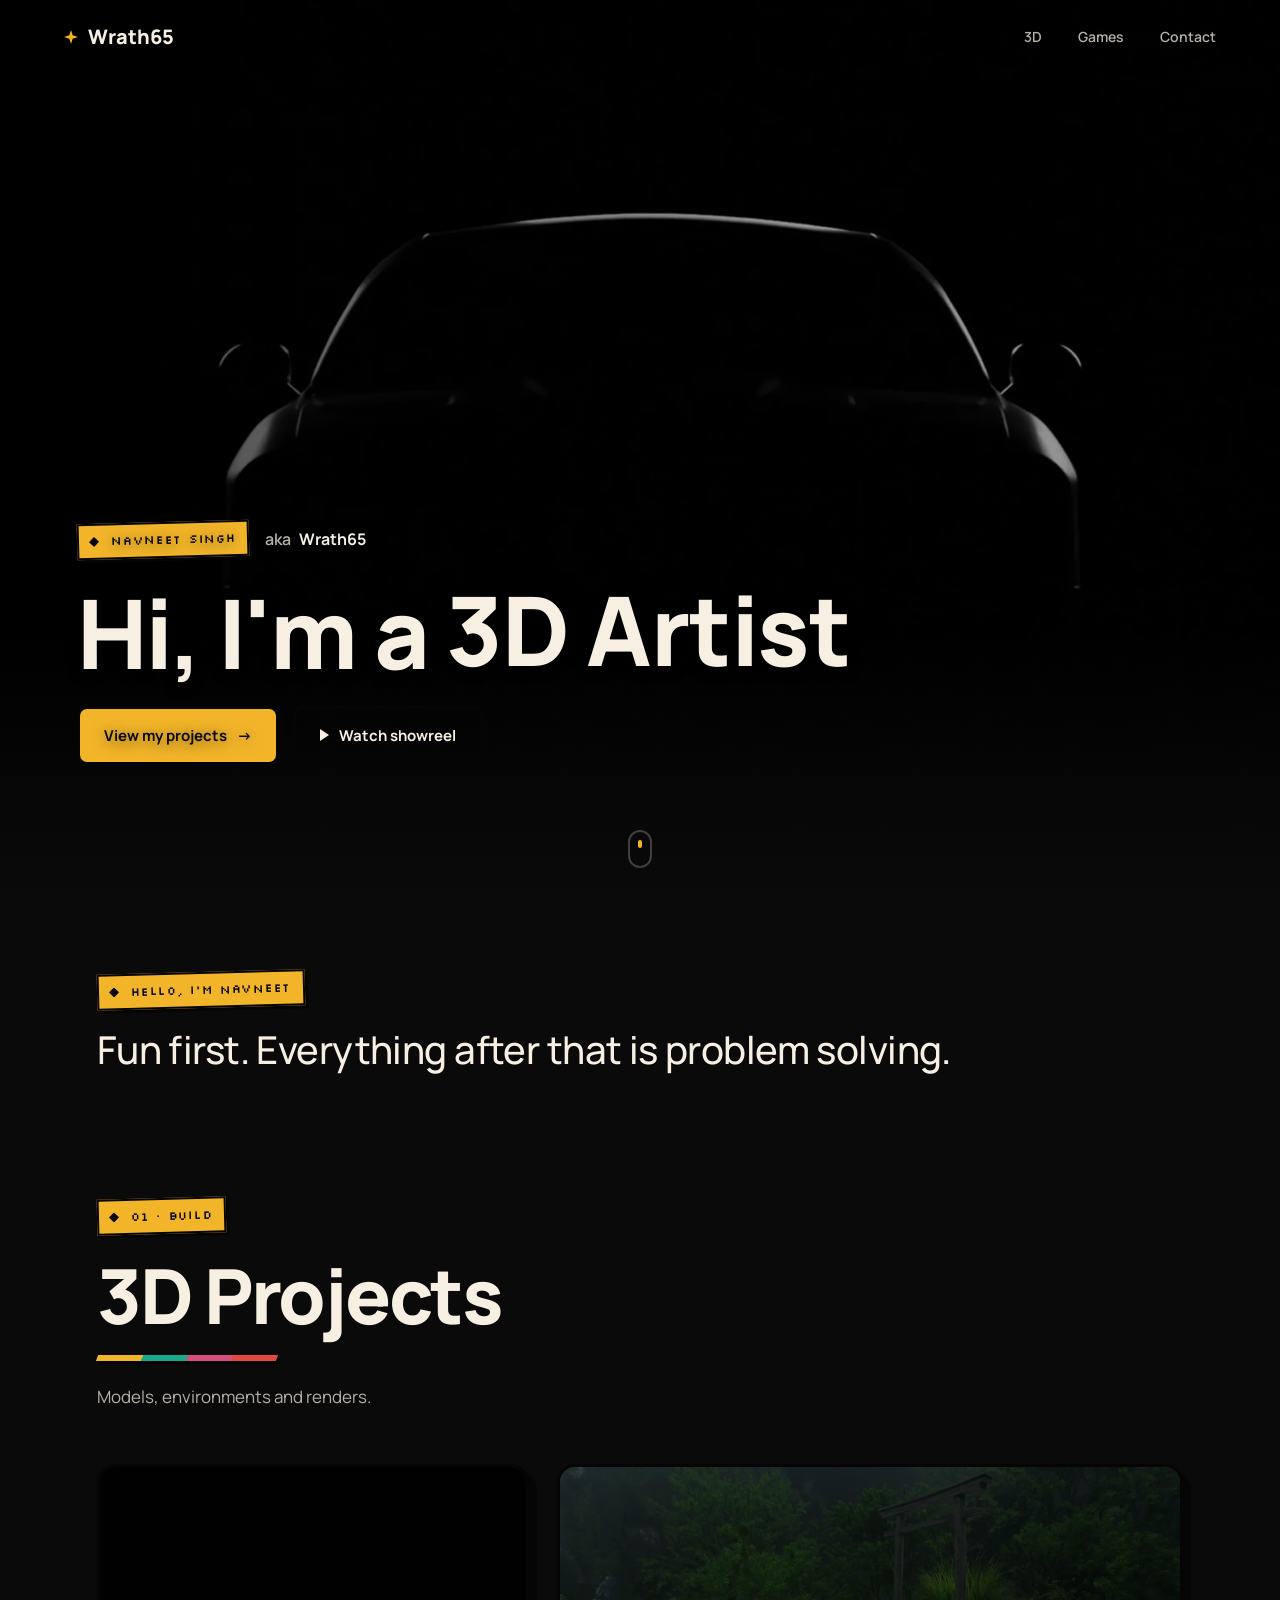
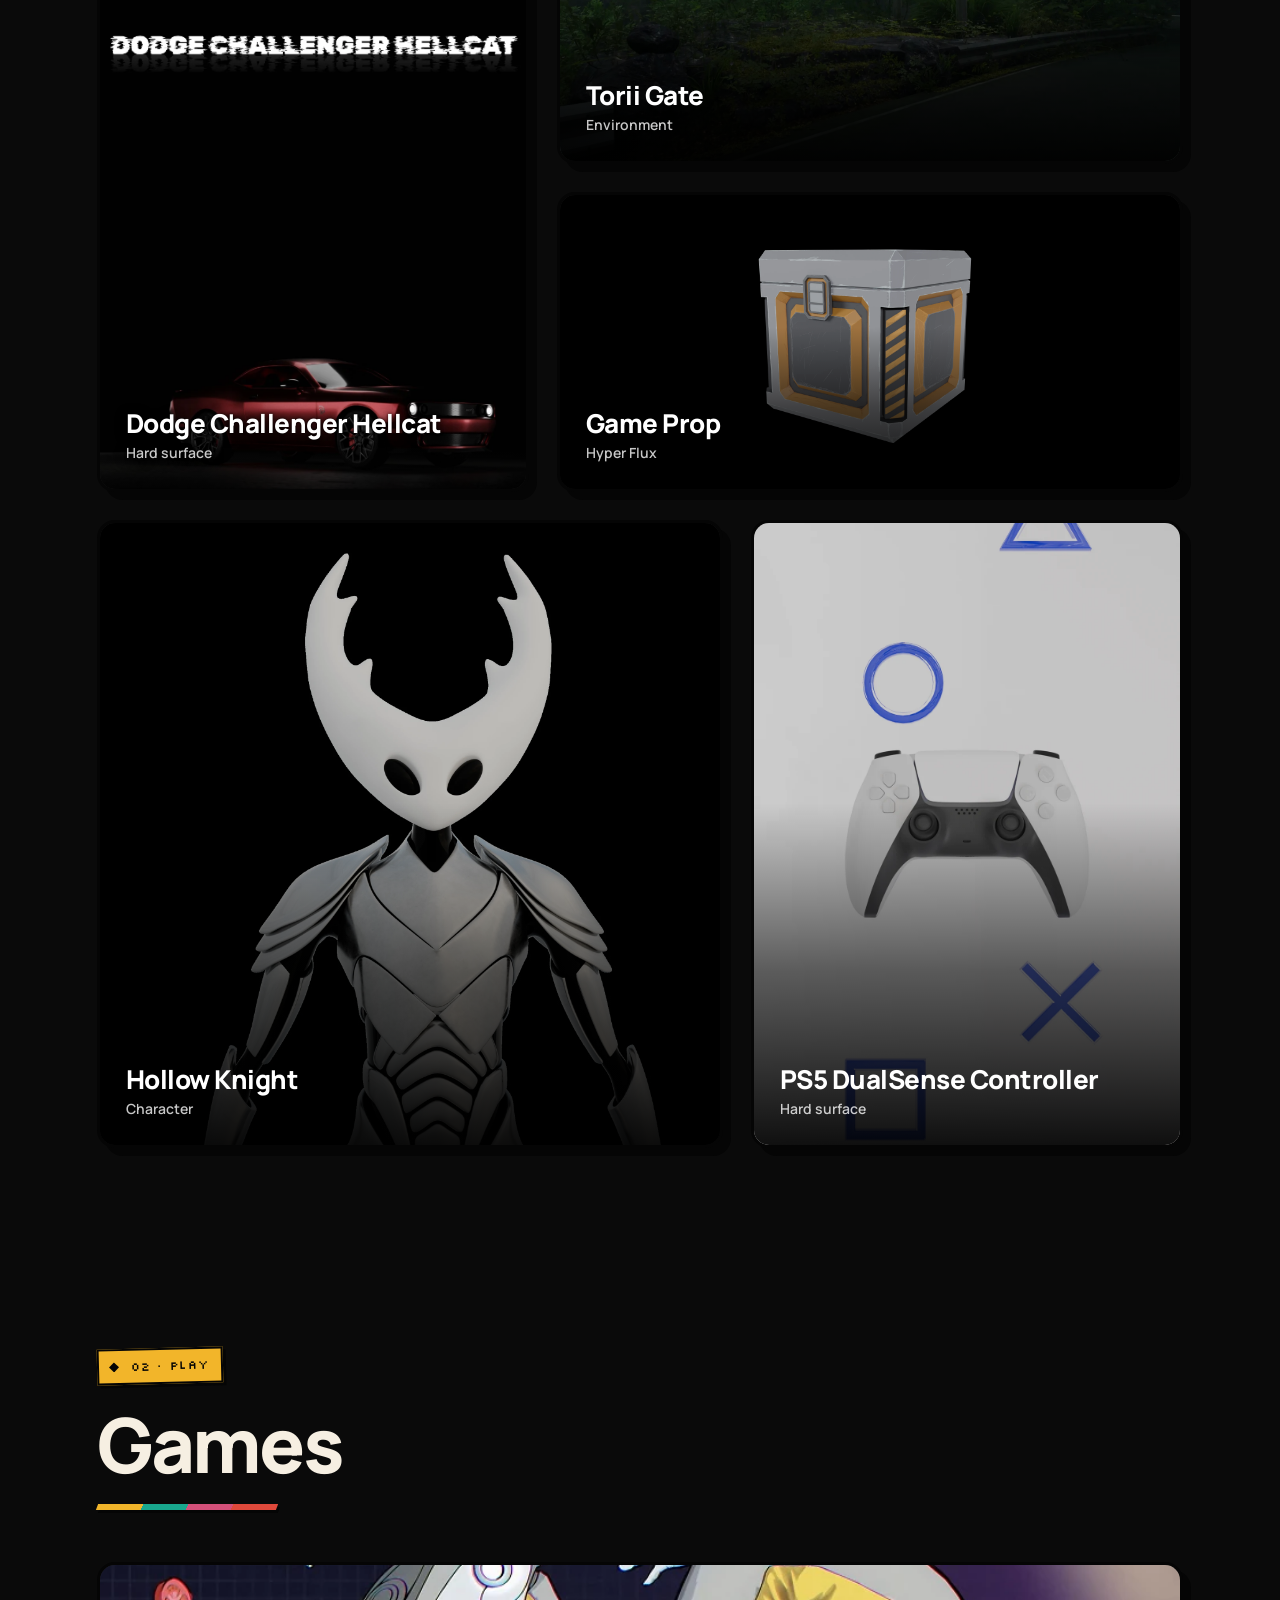
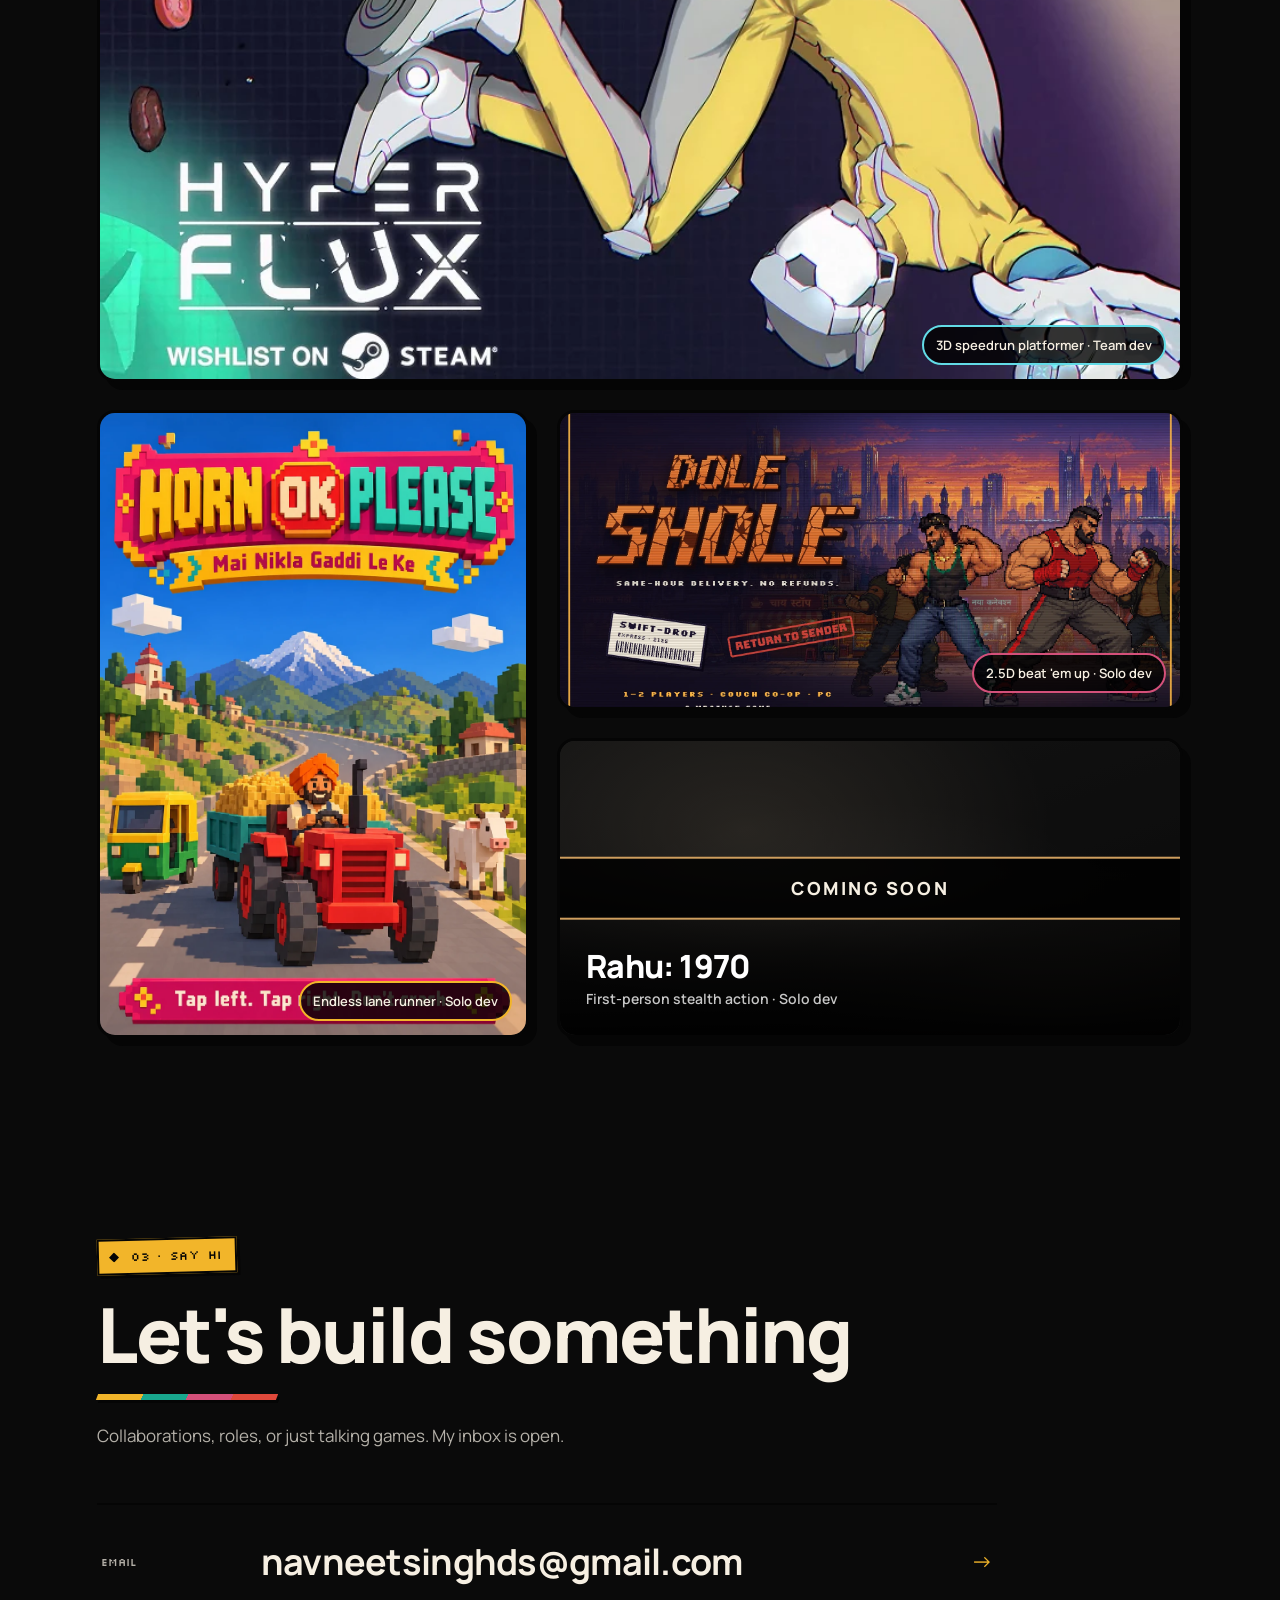
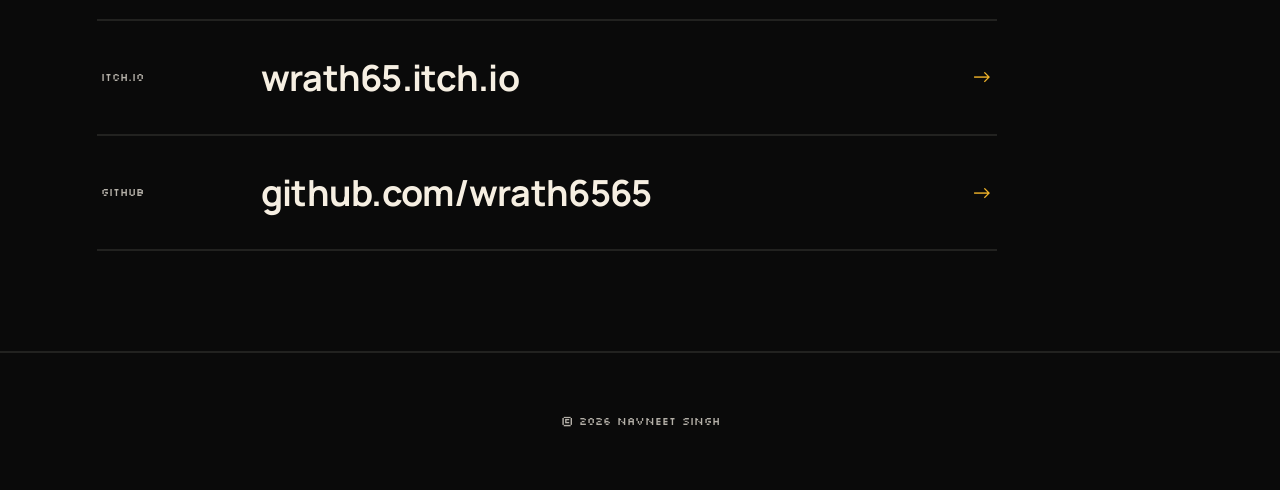
<file: index.html>
<!doctype html>
<html lang="en">
<head>
  <meta charset="utf-8">
  <meta name="viewport" content="width=device-width, initial-scale=1">
  <title>Navneet Singh · Game Designer &amp; 3D Artist</title>
  <link rel="icon" href="assets/favicon.svg" type="image/svg+xml">
  <link rel="icon" href="assets/favicon-32.png" sizes="32x32" type="image/png">
  <link rel="apple-touch-icon" href="assets/apple-touch-icon.png">
  <meta name="description" content="Games and design work by Navneet Singh (Wrath65), game designer and 3D artist.">
  <link rel="preconnect" href="https://fonts.googleapis.com">
  <link rel="preconnect" href="https://fonts.gstatic.com" crossorigin>
  <link href="https://fonts.googleapis.com/css2?family=Manrope:wght@400;500;600;700;800&family=Silkscreen&display=swap" rel="stylesheet">
  <link rel="stylesheet" href="css/style.css?v=20261110-0903">
  <link rel="stylesheet" href="css/spiderverse.css?v=20261110-0903">
</head>
<body>
  <div class="grain" aria-hidden="true"></div>

  <header class="nav">
    <a class="nav-logo" href="#top"><span class="sigil" aria-hidden="true"></span> <span data-site="handle">Wrath65</span></a>
    <nav>
      <a href="#projects">3D</a>
      <a href="#games">Games</a>
      <!-- <a href="#explore">Exploration</a> -->
      <a href="#contact">Contact</a>
    </nav>
  </header>

  <main id="top">
    <section class="hero">
      <div class="hero-media" id="hero-media">
      </div>
      <div class="hero-shade" aria-hidden="true"></div>
      <p class="hero-caption" id="hero-caption" aria-live="polite"></p>

      <div class="hero-content">
        <div class="hero-id reveal">
          <p class="eyebrow" data-site="name">Navneet Singh</p>
          <p class="aka">aka <b data-site="handle">Wrath65</b></p>
        </div>
        <h1 class="hero-name" id="hero-name"><span class="hi">Hi, I'm a</span> <span class="cube-wrap"><span class="cube" id="role-cube"></span></span></h1>
        <div class="hero-actions reveal">
          <a class="btn btn-primary" href="#projects">View my projects <span class="arrow">→</span></a>
          <button class="btn btn-ghost" id="reel-btn" type="button"><span class="play" aria-hidden="true"></span> Watch showreel</button>
        </div>
      </div>

      <a class="scroll-cue" href="#about" aria-label="Scroll down"><span></span></a>
    </section>

    <section id="about" class="section about">
      <div class="about-grid">
        <div class="reveal">
          <p class="eyebrow">Hello, I'm Navneet</p>
          <p class="about-intro" data-site="intro"></p>
        </div>
      </div>
    </section>

    <section id="projects" class="section">
      <header class="section-head reveal">
        <p class="eyebrow">01 · Build</p>
        <h2 class="section-title">3D Projects</h2>
        <span class="rule" aria-hidden="true"></span>
        <p class="section-sub">Models, environments and renders.</p>
      </header>
      <div class="projects-grid" id="projects-grid"></div>
    </section>

    <section id="games" class="section">
      <header class="section-head reveal">
        <p class="eyebrow">02 · Play</p>
        <h2 class="section-title">Games</h2>
        <span class="rule" aria-hidden="true"></span>
      </header>
      <div class="games-grid" id="games-grid"></div>
    </section>

    <section id="explore" class="section" hidden>
      <header class="section-head reveal">
        <p class="eyebrow">03 · Explore</p>
        <h2 class="section-title">Exploration</h2>
        <span class="rule" aria-hidden="true"></span>
        <p class="section-sub">Design pitches, experiments and art.</p>
      </header>
      <div class="explore-grid" id="explore-grid"></div>
    </section>

    <section id="contact" class="section contact">
      <header class="section-head reveal">
        <p class="eyebrow">03 · Say hi</p>
        <h2 class="section-title">Let's build something</h2>
        <span class="rule" aria-hidden="true"></span>
        <p class="section-sub">Collaborations, roles, or just talking games. My inbox is open.</p>
      </header>
      <div class="contact-links" id="contact-links"></div>
    </section>
  </main>

  <footer class="footer">
    <p>© <span id="year"></span> <span data-site="name"></span></p>
  </footer>

  <div class="modal" id="reel-modal" hidden>
    <button class="modal-close" id="reel-close" type="button" aria-label="Close">×</button>
    <div class="modal-body" id="reel-body"></div>
  </div>

  <script src="js/content.js?v=20261110-0903"></script>
  <script src="js/main.js?v=20261110-0903"></script>
</body>
</html>
</file>
<file: css/style.css>
/* ===== Theme: Indian night streets, truck-art colour, cinematic pacing ===== */
:root {
  --bg: #0a0a0a;
  --bg-2: #131313;
  --panel: #1b1b1b;
  --line: rgba(246, 239, 226, .1);
  --line-strong: rgba(246, 239, 226, .24);
  --text: #f6efe2;
  --muted: #b4b0a8;
  --marigold: #f2b52a;
  --teal: #19a88e;
  --rose: #d4507a;
  --chili: #e0493b;
  --cyan: #62dbe6;
  --brass: #cf9f5f;
  --accent: var(--marigold);
  --display: "Manrope", system-ui, sans-serif;
  --pixel: "Silkscreen", monospace;
  --body: "Manrope", system-ui, sans-serif;
  --ease: cubic-bezier(.2, .7, .2, 1);
  --bounce: cubic-bezier(.34, 1.56, .64, 1);
}

* { box-sizing: border-box; }
[hidden] { display: none !important; }
html { scroll-behavior: smooth; }
body {
  margin: 0;
  background: var(--bg);
  color: var(--text);
  font-family: var(--body);
  font-size: 16px;
  line-height: 1.7;
  overflow-x: hidden;
}
a { color: inherit; }
img, video { display: block; width: 100%; height: 100%; object-fit: cover; }
::selection { background: var(--marigold); color: var(--bg); }

.accent-marigold { --accent: var(--marigold); }
.accent-rose { --accent: var(--rose); }
.accent-teal { --accent: var(--teal); }
.accent-brass { --accent: var(--brass); }
.accent-cyan { --accent: var(--cyan); }

/* Film grain */
.grain {
  pointer-events: none; position: fixed; inset: -50%; z-index: 90; opacity: .045;
  background-image: url("data:image/svg+xml;utf8,<svg xmlns='http://www.w3.org/2000/svg' width='160' height='160'><filter id='n'><feTurbulence type='fractalNoise' baseFrequency='.9' numOctaves='3' stitchTiles='stitch'/></filter><rect width='100%' height='100%' filter='url(%23n)'/></svg>");
  animation: grain 1.2s steps(6) infinite;
}
@keyframes grain {
  0% { transform: translate(0, 0); } 33% { transform: translate(-3%, 2%); }
  66% { transform: translate(2%, -3%); } 100% { transform: translate(0, 0); }
}

/* ===== Nav ===== */
.nav {
  position: fixed; top: 0; left: 0; right: 0; z-index: 50;
  display: flex; justify-content: space-between; align-items: center; gap: 16px;
  padding: 20px clamp(16px, 5vw, 64px);
  transition: background .4s var(--ease), padding .4s var(--ease), border-color .4s;
  border-bottom: 1px solid transparent;
}
.nav.scrolled { background: rgba(10, 10, 10, .85); backdrop-filter: blur(12px); padding-top: 12px; padding-bottom: 12px; border-color: var(--line); }
.nav-logo { display: inline-flex; align-items: center; gap: 10px; font-family: var(--display); font-weight: 800; font-size: 20px; text-decoration: none; color: var(--text); }
.sigil {
  width: 14px; height: 14px; background: var(--marigold); display: inline-block;
  clip-path: polygon(50% 0, 62% 38%, 100% 50%, 62% 62%, 50% 100%, 38% 62%, 0 50%, 38% 38%);
  transition: transform .7s var(--bounce), background .3s;
}
.nav-logo:hover .sigil { transform: rotate(180deg) scale(1.3); background: var(--rose); }
.nav nav { display: flex; gap: clamp(16px, 3vw, 36px); }
.nav nav a { font-weight: 600; font-size: 14px; text-decoration: none; color: var(--muted); position: relative; padding: 4px 0; transition: color .3s; }
.nav nav a::after {
  content: ""; position: absolute; left: 0; right: 0; bottom: 0; height: 2px; border-radius: 2px; background: var(--marigold);
  transform: scaleX(0); transform-origin: right; transition: transform .4s var(--ease);
}
.nav nav a:hover { color: var(--text); }
.nav nav a:hover::after { transform: scaleX(1); transform-origin: left; }

/* ===== Hero / showreel ===== */
.hero { position: relative; min-height: 100svh; display: flex; align-items: flex-end; overflow: hidden; background: var(--bg); }
.hero-media { position: absolute; inset: 0; z-index: 0; }
.hero-video { position: absolute; inset: 0; }
.slides { position: absolute; inset: 0; }
.slide { position: absolute; inset: 0; opacity: 0; transform: scale(1.08); transition: opacity 1.4s var(--ease); }
.slide.on { opacity: 1; animation: kenburns 7s linear forwards; }
@keyframes kenburns { from { transform: scale(1.02) translate(0, 0); } to { transform: scale(1.12) translate(-1.5%, -1%); } }
.hero-shade {
  position: absolute; inset: 0; z-index: 2;
  background:
    linear-gradient(180deg, rgba(0,0,0,.45) 0%, rgba(0,0,0,.25) 25%, rgba(0,0,0,.35) 70%, var(--bg) 100%),
    linear-gradient(90deg, rgba(0,0,0,.6), rgba(0,0,0,.15) 70%);
}
.hero-content { text-shadow: 0 2px 14px rgba(0,0,0,.55); }
.hero-caption {
  position: absolute; z-index: 3; right: clamp(16px, 5vw, 64px); bottom: 40px; margin: 0;
  font-weight: 700; font-size: 14px; color: var(--text);
  display: flex; align-items: center; gap: 10px;
  animation: captionIn .6s var(--ease);
}
.hero-caption span { font-family: var(--pixel); font-size: 10px; font-weight: 400; color: var(--marigold); letter-spacing: .08em; }
.hero-caption:not(:empty)::before { content: ""; width: 8px; height: 8px; border-radius: 50%; background: var(--chili); animation: rec 1.4s infinite; }
@keyframes rec { 50% { opacity: .25; } }
@keyframes captionIn { from { opacity: 0; transform: translateY(6px); } }
.hero-content { position: relative; z-index: 4; padding: 0 clamp(16px, 6vw, 96px) clamp(90px, 15vh, 150px); max-width: 1280px; }
.eyebrow {
  font-family: var(--pixel); font-size: 12px; letter-spacing: .06em; text-transform: uppercase;
  color: var(--accent); margin: 0 0 18px; display: flex; align-items: center; gap: 12px;
}
.eyebrow::before { content: ""; width: 10px; height: 10px; background: currentColor; clip-path: polygon(50% 0, 100% 50%, 50% 100%, 0 50%); }
.hero-name {
  font-family: var(--display); font-weight: 800;
  font-size: clamp(40px, 7.5vw, 112px); line-height: 1.05; letter-spacing: -.015em; margin: 0 0 22px;
}
.hero-name .hi { display: inline-block; }
.cube-wrap { display: inline-grid; vertical-align: bottom; perspective: 1400px; perspective-origin: 50% 50%; }
.cube-sizer, .cube { grid-area: 1 / 1; }
.cube-sizer { visibility: hidden; line-height: 1.12; white-space: nowrap; }
.cube {
  --h: 1.12em; --turn: 0;
  position: relative; transform-style: preserve-3d;
  transform: translateZ(calc(var(--h) / -2)) rotateX(calc(var(--turn) * 90deg));
  transition: transform 1s var(--bounce);
}
.face {
  position: absolute; inset: 0; display: flex; align-items: center;
  white-space: nowrap; line-height: 1.12; backface-visibility: hidden;
  transform: rotateX(calc(var(--f) * -90deg)) translateZ(calc(var(--h) / 2));
}
.hero-name .hi, .cube-wrap { opacity: 0; transform: translateY(20%); transition: opacity .7s var(--ease), transform .7s var(--ease); }
.hero-name .cube-wrap { transition-delay: .25s; }
.loaded .hero-name .hi, .loaded .cube-wrap { opacity: 1; transform: none; }
.hero-id { display: flex; align-items: center; gap: 16px; flex-wrap: wrap; margin: 0 0 18px; }
.hero-id .eyebrow { margin: 0; }
.aka { margin: 0; font-weight: 600; color: var(--muted); display: flex; align-items: center; gap: 8px; }
.aka b { color: var(--text); }
.hero-tagline { font-size: clamp(18px, 2vw, 22px); line-height: 1.5; color: var(--text); margin: 0 0 36px; max-width: 580px; }
.hero-actions { display: flex; gap: 14px; flex-wrap: wrap; }

.scroll-cue { position: absolute; z-index: 3; left: 50%; bottom: 32px; transform: translateX(-50%); width: 24px; height: 38px; border: 2px solid var(--line-strong); border-radius: 14px; }
.scroll-cue span { position: absolute; left: 50%; top: 8px; width: 4px; height: 8px; margin-left: -2px; background: var(--marigold); border-radius: 2px; animation: cue 1.8s var(--ease) infinite; }
@keyframes cue { 0% { opacity: 0; transform: translateY(0); } 30% { opacity: 1; } 100% { opacity: 0; transform: translateY(12px); } }

/* ===== Buttons & tags ===== */
.btn {
  position: relative; display: inline-flex; align-items: center; gap: 10px; isolation: isolate; overflow: hidden;
  font-family: var(--body); font-weight: 700; font-size: 15px;
  padding: 14px 24px; border-radius: 999px; text-decoration: none; cursor: pointer;
  border: 2px solid var(--line-strong); background: transparent; color: var(--text);
  transition: transform .3s var(--bounce), color .3s, border-color .3s;
}
.btn::before {
  content: ""; position: absolute; inset: 0; z-index: -1; background: var(--text);
  transform: translateY(101%); transition: transform .4s var(--ease);
}
.btn:hover { transform: translateY(-3px); color: var(--bg); border-color: var(--text); }
.btn:hover::before { transform: none; }
.btn:active { transform: translateY(0) scale(.97); }
.btn-primary { background: var(--marigold); border-color: var(--marigold); color: var(--bg); box-shadow: 0 10px 30px -10px rgba(242, 181, 42, .6); }
.btn.is-disabled { color: var(--muted); cursor: default; }
.btn.is-disabled:hover { transform: none; border-color: var(--line-strong); }
.btn.is-disabled::before { display: none; }
.arrow { display: inline-block; transition: transform .35s var(--bounce); }
a:hover .arrow, button:hover .arrow { transform: translateX(5px); }
.back:hover .arrow { transform: translateX(-5px); }
.play { width: 0; height: 0; border-left: 9px solid currentColor; border-top: 6px solid transparent; border-bottom: 6px solid transparent; }
.tag {
  display: inline-flex; align-items: center; gap: 6px; font-family: var(--pixel); font-size: 10px; letter-spacing: .04em;
  padding: 5px 10px; border-radius: 4px; color: var(--bg); background: var(--accent);
}

/* ===== Sections ===== */
.section { max-width: 1240px; margin: 0 auto; padding: 100px clamp(16px, 6vw, 96px); }
.section-head { margin-bottom: 52px; }
.section-title { font-family: var(--display); font-weight: 800; font-size: clamp(40px, 6vw, 76px); line-height: 1; letter-spacing: -.03em; margin: 0; }
.rule { display: block; width: 0; height: 4px; margin-top: 22px; border-radius: 4px; background: linear-gradient(90deg, var(--marigold) 0 25%, var(--teal) 25% 50%, var(--rose) 50% 75%, var(--chili) 75%); transition: width 1.2s var(--ease) .2s; }
.section-head.in .rule { width: min(180px, 50%); }
.section-sub { color: var(--muted); margin: 22px 0 0; max-width: 560px; font-size: 17px; }

/* About */
.about { padding-top: 72px; padding-bottom: 24px; }
.about-grid { display: block; }
.about-intro { font-family: var(--display); font-weight: 500; font-size: clamp(26px, 3vw, 40px); line-height: 1.25; letter-spacing: -.015em; margin: 0; max-width: 920px; }
.stats { display: flex; gap: clamp(28px, 5vw, 72px); flex-wrap: wrap; }
.stat b { display: block; font-family: var(--display); font-size: 44px; font-weight: 800; color: var(--marigold); line-height: 1; margin-bottom: 6px; }
.stat:nth-child(2) b { color: var(--teal); }
.stat:nth-child(3) b { color: var(--rose); }
.stat span { font-family: var(--pixel); font-size: 11px; color: var(--muted); }

/* ===== Reveal on scroll ===== */
.reveal { opacity: 0; transform: translateY(28px); transition: opacity .9s var(--ease), transform .9s var(--ease); transition-delay: var(--d, 0ms); }
.reveal.in { opacity: 1; transform: none; }

/* ===== Game cards ===== */
/* Layout: wide PC card on top; mobile (portrait) card on the left; two PC cards stacked on the right */
.games-grid { display: grid; grid-template-columns: minmax(0, 1fr) minmax(0, 1.45fr); grid-template-areas: "a a" "d b" "d c"; grid-template-rows: 420px 300px 300px; gap: 28px; }
.games-grid > :nth-child(1) { grid-area: a; }
.games-grid > :nth-child(2) { grid-area: b; }
.games-grid > :nth-child(3) { grid-area: c; }
.games-grid > :nth-child(4) { grid-area: d; }
.projects-grid { display: grid; grid-template-columns: calc((100% - 28px) / 2.45) minmax(0, 1fr) calc((100% - 28px) / 2.45); grid-template-areas: "v1 a a" "v1 b b" "c c v2" "d d v2"; grid-template-rows: repeat(4, 300px); gap: 28px; }
.projects-grid > :nth-child(1) { grid-area: v1; }
.projects-grid > :nth-child(2) { grid-area: a; }
.projects-grid > :nth-child(3) { grid-area: b; }
.projects-grid > :nth-child(4) { grid-area: v2; }
.projects-grid > :nth-child(5) { grid-area: c; }
.projects-grid > :nth-child(6) { grid-area: d; }
.projects-grid > :nth-child(n+7) { display: none; }
/* With five projects the last landscape card fills both lower rows */
.projects-grid:not(:has(> :nth-child(6))) { grid-template-areas: "v1 a a" "v1 b b" "c c v2" "c c v2"; }
.game-art.is-contain { background: #000; }
.game-art.is-contain > img { object-fit: contain; object-position: center 35%; }
button.game-card { font: inherit; color: inherit; text-align: left; padding: 0; cursor: zoom-in; aspect-ratio: auto; border-radius: 18px; border: 2px solid var(--line); background: var(--panel); }
button.game-card:hover { border-color: var(--accent); }
.game-card.title-top .game-body { margin-top: 0; margin-bottom: auto; }
.game-card.title-top .game-art::after { background: linear-gradient(to bottom, rgba(0,0,0,.85) 0%, rgba(0,0,0,.4) 22%, transparent 40%); }
.projects-grid .game-body h3 { font-size: 26px; }
.game-art.is-portrait img { image-rendering: pixelated; object-position: center 70%; }
.game-card {
  --rx: 0deg; --ry: 0deg; --mx: 50%; --my: 50%;
  position: relative; display: flex; flex-direction: column; text-decoration: none;
  background: var(--panel); border: 2px solid var(--line); border-radius: 18px; overflow: hidden;
}
.game-card.in { transform: perspective(1000px) rotateX(var(--rx)) rotateY(var(--ry)); transition: transform .5s var(--ease), border-color .4s, box-shadow .4s, opacity .9s var(--ease); }
.game-card::after {
  content: ""; position: absolute; inset: 0; pointer-events: none; opacity: 0; transition: opacity .4s;
  background: radial-gradient(420px circle at var(--mx) var(--my), color-mix(in srgb, var(--accent) 18%, transparent), transparent 60%);
}
.game-card:hover { border-color: var(--accent); box-shadow: 0 24px 60px -24px color-mix(in srgb, var(--accent) 70%, transparent); }
.game-card:hover::after { opacity: 1; }
.game-art { position: absolute; inset: 0; overflow: hidden; }
.game-art::after { content: ""; position: absolute; inset: 0; pointer-events: none; background: linear-gradient(to top, rgba(0,0,0,.92) 0%, rgba(0,0,0,.55) 28%, transparent 55%); }
.game-card .placeholder span { display: none; }
.game-art > img, .game-art > .placeholder { transition: transform 1.2s var(--ease); }
.game-card:hover .game-art > img, .game-card:hover .game-art > .placeholder { transform: scale(1.06); }
.game-body { position: relative; margin-top: auto; padding: 24px 26px; display: flex; flex-direction: column; gap: 4px; }
.game-top { display: flex; justify-content: space-between; align-items: center; gap: 12px; }
.game-num { font-family: var(--pixel); font-size: 13px; color: var(--accent); }
.game-body h3 { font-family: var(--display); font-weight: 800; font-size: 32px; line-height: 1.05; letter-spacing: -.02em; margin: 0; color: #fff; }
.games-grid > :nth-child(1) .game-body h3 { font-size: 44px; }
.game-subtitle { font-family: var(--pixel); font-size: 12px; color: var(--accent); margin: 0; }
.game-subtitle.big { font-size: 15px; margin: -6px 0 16px; }
.game-meta { font-weight: 600; font-size: 14px; color: rgba(255,255,255,.78); margin: 0; }
.game-pitch { color: var(--muted); margin: 0; flex: 1; }
.more { margin-top: 10px; font-weight: 700; font-size: 14px; color: var(--accent); }
.game-card:hover .arrow { transform: translateX(6px); }

/* Mobile games: screens as phones */
.phones {
  position: absolute; inset: 0; display: flex; justify-content: center; align-items: center; gap: 4%;
  background:
    radial-gradient(70% 90% at 50% 120%, color-mix(in srgb, var(--accent) 45%, transparent), transparent 70%),
    repeating-linear-gradient(90deg, transparent 0 28px, rgba(255,255,255,.025) 28px 56px),
    #262626;
}
.phone {
  height: 84%; aspect-ratio: 9 / 16; border-radius: 12px; overflow: hidden;
  border: 3px solid #0a0a0a; box-shadow: 0 16px 30px -10px rgba(0,0,0,.7);
  transform: translateY(calc((var(--n) - 1) * -4%)) rotate(calc((var(--n) - 1) * 4deg));
  transition: transform .6s var(--bounce);
}
.phone img { image-rendering: pixelated; }
.game-card:hover .phone, .game-hero-art:hover .phone { transform: translateY(calc((var(--n) - 1) * -8% - 3%)) rotate(calc((var(--n) - 1) * 7deg)); }

/* Placeholder art */
.placeholder {
  position: relative; width: 100%; height: 100%; min-height: 140px; display: grid; place-items: center; overflow: hidden;
  background:
    radial-gradient(70% 90% at 30% 30%, color-mix(in srgb, var(--accent) 35%, transparent), transparent 70%),
    radial-gradient(60% 70% at 80% 90%, color-mix(in srgb, var(--accent) 18%, transparent), transparent 70%),
    linear-gradient(160deg, #2a2a2a, #151515);
}
.placeholder::before {
  content: ""; position: absolute; inset: -20%;
  background: radial-gradient(40% 30% at 50% 50%, rgba(255,255,255,.07), transparent 70%);
  animation: drift 14s ease-in-out infinite alternate;
}
@keyframes drift { from { transform: translate(-15%, -10%); } to { transform: translate(15%, 10%); } }
.placeholder span { position: relative; font-family: var(--pixel); font-size: 11px; color: var(--text); opacity: .8; text-align: center; padding: 6px 12px; border: 1px dashed var(--line-strong); border-radius: 4px; }

/* ===== Exploration ===== */
.explore-grid { display: grid; grid-template-columns: repeat(auto-fill, minmax(250px, 1fr)); gap: 24px; }
.explore-card { --mx: 50%; --my: 50%; position: relative; display: block; text-decoration: none; padding: 14px 14px 20px; background: var(--bg-2); border: 2px solid var(--line); border-radius: 16px; transition: border-color .4s, transform .4s var(--bounce); }
.explore-card:hover { border-color: var(--line-strong); transform: translateY(-6px); }
.explore-art { aspect-ratio: 4 / 3; overflow: hidden; margin-bottom: 16px; border-radius: 10px; }
.explore-art > * { transition: transform 1.2s var(--ease); }
.explore-card:hover .explore-art > * { transform: scale(1.06); }
.explore-type { font-family: var(--pixel); font-size: 10px; color: var(--teal); margin: 0; }
.explore-card h3 { font-family: var(--display); font-size: 24px; font-weight: 800; line-height: 1.1; letter-spacing: -.01em; margin: 8px 0; }
.explore-sum { color: var(--muted); margin: 0; font-size: 15px; }

/* ===== Contact ===== */
.contact-links { display: grid; max-width: 900px; border-top: 2px solid var(--line); }
.contact-link {
  display: grid; grid-template-columns: 140px 1fr auto; align-items: center; gap: 20px;
  padding: 26px 4px; text-decoration: none; border-bottom: 2px solid var(--line); position: relative;
}
.contact-link::before { content: ""; position: absolute; left: 0; bottom: -2px; height: 2px; width: 100%; background: var(--marigold); transform: scaleX(0); transform-origin: left; transition: transform .6s var(--ease); }
.contact-link:hover::before { transform: scaleX(1); }
.contact-key { font-family: var(--pixel); font-size: 11px; color: var(--muted); }
.contact-val { font-family: var(--display); font-weight: 700; font-size: clamp(22px, 3.2vw, 36px); letter-spacing: -.02em; word-break: break-word; transition: color .3s, transform .4s var(--ease); }
.contact-link:hover .contact-val { color: var(--marigold); transform: translateX(8px); }
.contact-link .arrow { color: var(--marigold); font-size: 22px; }

.footer { text-align: center; padding: 48px 16px; font-family: var(--pixel); font-size: 11px; color: var(--muted); border-top: 2px solid var(--line); }

/* ===== Modal (showreel + screenshots) ===== */
.modal { position: fixed; inset: 0; z-index: 200; background: rgba(0, 0, 0, .9); backdrop-filter: blur(6px); display: grid; place-items: center; padding: 16px; animation: fade .35s var(--ease); }
.modal-body { width: min(1200px, 100%); aspect-ratio: 16 / 9; animation: fade .3s var(--ease); }
.lb-nav { position: absolute; top: 50%; transform: translateY(-50%); width: 52px; height: 52px; border-radius: 50%; border: 2px solid var(--line-strong); background: rgba(0, 0, 0, .6); color: var(--text); font-size: 34px; line-height: 1; cursor: pointer; display: grid; place-items: center; padding-bottom: 4px; transition: border-color .3s, color .3s; }
.lb-nav:hover { border-color: var(--accent); color: var(--accent); }
.lb-nav[hidden] { display: none; }
.modal.image { padding: 48px 84px; }
.lb-prev { left: 16px; }
.lb-next { right: 16px; }
.lb-count { position: absolute; bottom: 14px; left: 50%; transform: translateX(-50%); margin: 0; font-family: var(--pixel); font-size: 12px; color: var(--muted); }
@media (max-width: 600px) { .modal.image { padding: 48px 12px; } .lb-nav { width: 40px; height: 40px; font-size: 26px; } .lb-prev { left: 6px; } .lb-next { right: 6px; } }
.modal.image .modal-body { aspect-ratio: auto; width: auto; max-width: min(1400px, 100%); }
.modal.image .modal-body img { max-height: 88vh; width: auto; max-width: 100%; object-fit: contain; border-radius: 10px; }
.modal-body iframe, .modal-body video { width: 100%; height: 100%; border: 0; object-fit: contain; background: #000; border-radius: 10px; }
.modal-close { position: absolute; top: 14px; right: 20px; background: none; border: 0; color: var(--text); font-size: 40px; cursor: pointer; transition: transform .3s var(--bounce), color .3s; }
.modal-close:hover { transform: rotate(90deg); color: var(--marigold); }
@keyframes fade { from { opacity: 0; } }
@keyframes pop { from { opacity: 0; transform: scale(.94); } }

/* ===== Game page ===== */
.game-hero { max-width: 1240px; margin: 0 auto; padding: 120px clamp(16px, 6vw, 96px) 20px; }
.back { font-weight: 600; font-size: 14px; color: var(--muted); text-decoration: none; }
.back:hover { color: var(--text); }
.game-hero-grid { display: grid; grid-template-columns: 1.25fr 1fr; gap: clamp(32px, 5vw, 64px); margin-top: 28px; align-items: center; }
.game-hero-art { position: relative; aspect-ratio: 16 / 10; overflow: hidden; border-radius: 18px; border: 2px solid color-mix(in srgb, var(--accent) 60%, transparent); box-shadow: 0 30px 80px -30px color-mix(in srgb, var(--accent) 70%, transparent); }
.game-title { font-family: var(--display); font-weight: 800; font-size: clamp(44px, 6vw, 84px); line-height: .98; letter-spacing: -.035em; margin: 18px 0 16px; }
.game-pitch.big { font-size: 19px; color: var(--muted); }
.specs { display: grid; margin: 28px 0; border-top: 2px solid var(--line); }
.specs div { display: grid; grid-template-columns: 110px 1fr; gap: 12px; padding: 12px 0; border-bottom: 2px solid var(--line); }
.specs dt { font-family: var(--pixel); font-size: 11px; color: var(--accent); align-self: center; }
.specs dd { margin: 0; font-weight: 600; }
.game-links { display: flex; gap: 14px; flex-wrap: wrap; }
.game-page .section { padding-top: 20px; }
.sub-title { font-family: var(--display); font-weight: 800; font-size: 34px; letter-spacing: -.02em; margin: 64px 0 18px; display: flex; align-items: center; gap: 16px; }
.sub-title::after { content: ""; flex: 0 0 48px; height: 4px; border-radius: 4px; background: var(--accent); }
.prose { max-width: 760px; color: var(--muted); font-size: 17px; }
.features { list-style: none; padding: 0; margin: 0; display: grid; gap: 14px; max-width: 760px; }
.features li { padding-left: 28px; position: relative; }
.features li::before { content: ""; position: absolute; left: 0; top: 8px; width: 10px; height: 10px; background: var(--accent); clip-path: polygon(50% 0, 100% 50%, 50% 100%, 0 50%); }
.shots { display: grid; grid-template-columns: repeat(auto-fill, minmax(280px, 1fr)); gap: 18px; }
.shots.portrait { grid-template-columns: repeat(auto-fill, minmax(180px, 220px)); }
/* 3D project galleries keep each image's own shape */
.shots.natural { grid-template-columns: repeat(auto-fit, minmax(min(420px, 100%), 1fr)); align-items: start; }
.shots.natural .shot { aspect-ratio: auto; }
.shots.natural .shot img { height: auto; }
.clip { grid-column: 1 / -1; overflow: hidden; border-radius: 12px; border: 3px solid var(--ink); box-shadow: 5px 5px 0 var(--ink); background: #000; }
.clip video { display: block; width: 100%; height: auto; }
.shot { padding: 0; font: inherit; cursor: zoom-in; aspect-ratio: 16 / 9; overflow: hidden; border-radius: 12px; border: 2px solid var(--line); background: var(--panel); transition: border-color .3s, transform .4s var(--bounce); }
.shot.tall { aspect-ratio: 9 / 16; }
.shot.tall img { image-rendering: pixelated; }
.shot:hover { border-color: var(--accent); transform: translateY(-4px) scale(1.02); }
.shot img { transition: transform 1s var(--ease); }
.shot:hover img { transform: scale(1.05); }
.video { aspect-ratio: 16 / 9; border-radius: 12px; overflow: hidden; border: 2px solid var(--line); }
.video iframe { width: 100%; height: 100%; border: 0; }
.docs { display: grid; grid-template-columns: repeat(auto-fill, minmax(260px, 1fr)); gap: 18px; }
.doc-card { display: flex; flex-direction: column; gap: 6px; padding: 22px; background: var(--panel); border: 2px solid var(--line); border-radius: 14px; text-decoration: none; transition: border-color .3s, transform .4s var(--bounce); }
.doc-card b { font-family: var(--display); font-size: 21px; font-weight: 800; }
.doc-card span { color: var(--muted); font-size: 14px; }
a.doc-card:hover { border-color: var(--accent); transform: translateY(-4px); }
.doc-card.empty { border-style: dashed; }

@media (max-width: 860px) {
  .game-hero-grid, .about-grid { grid-template-columns: 1fr; }
  .projects-grid { grid-template-columns: 1fr 1fr; grid-template-areas: "a a" "v1 v2" "b c" "d d"; grid-template-rows: 220px 340px 200px 220px; gap: 16px; }
  .projects-grid .game-body { padding: 16px; } .projects-grid .game-body h3, .projects-grid > :nth-child(2) .game-body h3 { font-size: 22px; }
  .games-grid { grid-template-columns: 1fr; grid-template-areas: "a" "b" "c" "d"; grid-template-rows: 260px 240px 240px 460px; }
  .games-grid > :nth-child(1) .game-body h3 { font-size: 32px; }
  .contact-link { grid-template-columns: 1fr auto; }
  .contact-key { grid-column: 1 / -1; }
  .hero-caption { bottom: auto; top: 76px; }
}
@media (max-width: 520px) {
  .nav nav { gap: 14px; }
  .nav nav a { font-size: 13px; }
  .nav-logo { font-size: 17px; }
  .section { padding-top: 72px; padding-bottom: 72px; }
  .game-body { padding: 20px; }
  .game-body h3 { font-size: 27px; }
  .shots.portrait { grid-template-columns: repeat(2, 1fr); }
}

@media (prefers-reduced-motion: reduce) {
  *, *::before, *::after { animation: none !important; transition: none !important; }
  .reveal, .hero-name .hi, .cube-wrap { opacity: 1 !important; transform: none !important; }
  .slide.on { transform: none; }
  html { scroll-behavior: auto; }
}

/* ---------- Game page design sections ---------- */
.gd-nav {
  position: sticky; top: 64px; z-index: 5; display: flex; gap: 8px; overflow-x: auto; scrollbar-width: none;
  padding: 12px clamp(16px, 6vw, 96px); margin: 24px auto 0; max-width: 1240px;
  background: color-mix(in srgb, var(--bg) 88%, transparent); backdrop-filter: blur(8px);
}
.gd-nav::-webkit-scrollbar { display: none; }
.gd-nav a {
  flex: none; display: inline-flex; align-items: center; gap: 8px; padding: 8px 14px; border-radius: 999px;
  border: 2px solid var(--line); color: var(--muted); font-weight: 700; font-size: 14px; text-decoration: none; transition: border-color .3s, color .3s;
}
.gd-nav a span { font-family: var(--pixel); font-size: 11px; color: var(--accent); }
.gd-nav a:hover { border-color: var(--accent); color: var(--text); }
.gd-title { scroll-margin-top: 140px; }
.gd-num { font-family: var(--pixel); font-size: 14px; color: var(--accent); }
.soon { color: var(--muted); border: 2px dashed var(--line); border-radius: 14px; padding: 18px 22px; max-width: 760px; margin: 0; }
.role-box { margin-top: 22px; max-width: 760px; padding: 18px 22px; background: var(--panel); border: 2px solid var(--line); border-left: 6px solid var(--accent); border-radius: 14px; }
.role-box b { font-family: var(--display); font-size: 18px; }
.role-box p { margin: 6px 0 0; color: var(--muted); }

.mech-grid { display: grid; grid-template-columns: repeat(auto-fill, minmax(240px, 1fr)); gap: 16px; }
.mech { padding: 18px 20px; background: var(--panel); border: 2px solid var(--line); border-radius: 14px; }
.shader-list { display: grid; gap: 22px; }
.shader-name { font-family: var(--display); font-size: 22px; font-weight: 800; margin: 32px 0 14px; }
.shader-name:first-of-type { margin-top: 0; }
.shader { display: grid; grid-template-columns: minmax(0, 1.5fr) minmax(0, 1fr); gap: 28px; align-items: center; padding: 18px; background: var(--panel); border: 2px solid var(--line); border-radius: 16px; }
.shader .shot { display: block; width: 100%; aspect-ratio: auto; }
.shader .shot img { height: auto; }
.shader b { font-family: var(--display); font-size: 24px; font-weight: 800; }
.shader p { color: var(--muted); margin: 10px 0 0; }
@media (max-width: 860px) { .shader { grid-template-columns: 1fr; gap: 16px; } }
.video video { background: #000; object-fit: contain; }
.project-reel { margin-top: 28px; border-radius: 18px; }
.project-info { display: grid; grid-template-columns: 1.25fr 1fr; gap: clamp(32px, 5vw, 64px); margin-top: 40px; align-items: start; }
.project-info .specs { margin: 8px 0 0; }
@media (max-width: 860px) { .project-info { grid-template-columns: 1fr; gap: 0; } }
.mech b { font-family: var(--display); font-size: 19px; font-weight: 800; display: block; }
.mech p { margin: 6px 0 0; color: var(--muted); font-size: 15px; }

.loop { list-style: none; margin: 0; padding: 0; display: grid; grid-template-columns: repeat(auto-fit, minmax(170px, 1fr)); gap: 28px; counter-reset: step; }
.loop li { position: relative; padding: 18px; background: var(--panel); border: 2px solid var(--line); border-radius: 14px; counter-increment: step; }
.loop li::before { content: counter(step); display: inline-grid; place-items: center; width: 28px; height: 28px; margin-bottom: 10px; border-radius: 8px; background: var(--accent); color: var(--ink, #050505); font-family: var(--pixel); font-size: 12px; }
.loop li:not(:last-child)::after { content: "→"; position: absolute; right: -22px; top: 50%; transform: translateY(-50%); color: var(--accent); font-weight: 800; font-size: 18px; }
.loop b { display: block; font-family: var(--display); font-size: 19px; font-weight: 800; }
.loop span { display: block; margin-top: 4px; color: var(--muted); font-size: 14px; }
.loop-back { margin: 18px 0 0; color: var(--muted); max-width: 760px; }
.loop-back span { color: var(--accent); font-weight: 800; margin-right: 4px; }

.palette { display: flex; flex-wrap: wrap; gap: 12px; margin: 22px 0 26px; }
.swatch { width: 120px; border-radius: 10px; overflow: hidden; border: 2px solid var(--line); background: var(--panel); font-size: 13px; }
.swatch i { display: block; height: 48px; }
.swatch span { display: block; padding: 6px 10px; color: var(--muted); }

.curve { padding: 18px; background: var(--panel); border: 2px solid var(--line); border-radius: 14px; }
.curve-legend { display: flex; flex-wrap: wrap; gap: 18px; font-size: 14px; font-weight: 600; color: var(--muted); margin-bottom: 8px; }
.curve-legend i { display: inline-block; width: 22px; height: 4px; border-radius: 2px; vertical-align: middle; margin-right: 8px; }
.curve-scroll { overflow-x: auto; }
.curve svg { display: block; width: 100%; min-width: 620px; height: auto; }
.curve .grid { stroke: var(--line); stroke-width: 1; }
.curve .band { fill: color-mix(in srgb, var(--text) 5%, transparent); }
.curve .axis { fill: var(--muted); font: 600 12px var(--body, system-ui); }
.curve .group { fill: var(--text); font: 700 12px var(--body, system-ui); }
.curve-line { fill: none; stroke-width: 3; stroke-linejoin: round; stroke-linecap: round; }
.curve-note { margin: 12px 0 0; color: var(--muted); font-size: 14px; max-width: 760px; }

@media (max-width: 860px) {
  .gd-nav { top: 56px; padding: 10px 16px; }
  .loop { grid-template-columns: 1fr; gap: 14px; }
  .loop li:not(:last-child)::after { content: "↓"; right: auto; left: 50%; top: auto; bottom: -19px; transform: translateX(-50%); }
}

/* Poster in the game page header */
.game-hero-art.is-poster { aspect-ratio: 2 / 3; width: 100%; max-width: 440px; justify-self: center; padding: 0; cursor: zoom-in; background: none; }
.game-hero-art.is-poster img { width: 100%; height: 100%; object-fit: cover; display: block; }
.game-hero-grid:has(.is-poster) { grid-template-columns: minmax(0, 440px) 1fr; }
@media (max-width: 860px) { .game-hero-grid:has(.is-poster) { grid-template-columns: 1fr; } .game-hero-art.is-poster { max-width: 360px; } }

/* Card whose cover already carries the game's name: no title, genre line as a chip */
.game-card.cover-titled .game-art::after { display: none; }
.game-card.cover-titled .game-body { position: absolute; right: 14px; bottom: 14px; padding: 0; }
.game-card.cover-titled .game-body h3 { position: absolute; width: 1px; height: 1px; overflow: hidden; clip: rect(0 0 0 0); }
.game-card.cover-titled .game-meta { padding: 7px 12px; border-radius: 999px; background: rgba(0, 0, 0, .8); border: 2px solid var(--accent); color: var(--text); font-size: 13px; }
.games-grid > .cover-titled:nth-child(1) .game-art img { object-position: center 85%; }
.game-hero-art.is-wide-poster { aspect-ratio: 3 / 2; width: 100%; padding: 0; cursor: zoom-in; background: none; }
.game-hero-art.is-wide-poster img { width: 100%; height: 100%; object-fit: cover; display: block; }
.game-art.is-contain > img[src*="3d-hf-box"] { object-position: center; }
.game-hero-art.is-poster > img[src*="3d-hf-box"] { object-fit: contain; }

/* Core loop as a ring */
.loop-ring { position: relative; width: min(760px, 100%); aspect-ratio: 1; margin: 10px auto 0; }
.loop-track { position: absolute; inset: 0; width: 100%; height: 100%; overflow: visible; }
.loop-track circle { fill: none; stroke: var(--accent); stroke-width: .35; stroke-dasharray: 1.2 1.2; opacity: .55; animation: loop-spin 40s linear infinite; transform-origin: 50% 50%; }
.loop-track path { fill: var(--accent); }
@keyframes loop-spin { to { stroke-dashoffset: -24; } }
.loop-ring .loop { display: block; position: absolute; inset: 0; }
.loop-ring .loop li { position: absolute; left: var(--x); top: var(--y); width: 200px; transform: translate(-50%, -50%); text-align: center; }
.loop-ring .loop li::after { content: none; }
.loop-ring .loop-back { position: absolute; left: 50%; top: 50%; transform: translate(-50%, -50%); width: 42%; margin: 0; text-align: center; font-size: 15px; }
.loop-ring .loop-back span { display: block; font-size: 44px; line-height: 1; margin: 0 0 8px; animation: loop-turn 6s linear infinite; }
@keyframes loop-turn { to { transform: rotate(360deg); } }
@media (prefers-reduced-motion: reduce) { .loop-track circle, .loop-ring .loop-back span { animation: none; } }
@media (max-width: 700px) {
  .loop-ring { aspect-ratio: auto; }
  .loop-track { display: none; }
  .loop-ring .loop { position: static; display: grid; grid-template-columns: 1fr; gap: 14px; }
  .loop-ring .loop li { position: relative; left: auto; top: auto; width: auto; transform: none; text-align: left; }
  .loop-ring .loop li::after { content: "↓"; position: absolute; left: 50%; bottom: -19px; transform: translateX(-50%); color: var(--accent); font-weight: 800; }
  .loop-ring .loop li:last-child::after { content: "↺"; }
  .loop-ring .loop-back { position: static; transform: none; width: auto; margin-top: 22px; }
}

@media (max-width: 860px) { .projects-grid:not(:has(> :nth-child(6))) { grid-template-areas: "a a" "v1 v2" "b b" "c c"; grid-template-rows: 220px 340px 220px 300px; } }
.prose a { color: var(--accent); text-decoration: underline; text-underline-offset: 3px; }
/* Hellcat cover: the car sits at the bottom, so a shorter shade keeps it visible under the title */
.projects-grid > :nth-child(1) .game-art::after { background: linear-gradient(to top, rgba(0,0,0,.55) 0%, transparent 12%); }
.projects-grid > :nth-child(1) .game-body { text-shadow: 0 2px 12px rgba(0,0,0,.9), 0 0 3px rgba(0,0,0,.8); }
.game-reel { margin: 0 0 56px; }
.shot.clip { cursor: default; } .shot.clip video { width: 100%; height: 100%; object-fit: cover; display: block; }

/* Locked game card: dimmed, not clickable, with a Coming soon badge */
.game-card.is-locked { cursor: default; }
.game-card.is-locked .game-art { filter: grayscale(.6) brightness(.45); }
.game-card.is-locked:hover { transform: none; }
.locked-badge { position: absolute; z-index: 3; top: 50%; left: 0; right: 0; transform: translateY(-50%); padding: 14px 0; background: rgba(0,0,0,.82); border-top: 2px solid var(--accent); border-bottom: 2px solid var(--accent); color: var(--text); text-align: center; font-family: var(--display); font-weight: 800; font-size: 18px; letter-spacing: .14em; text-transform: uppercase; pointer-events: none; }
.game-card.is-locked { overflow: hidden; }
</file>
<file: css/spiderverse.css>
/* ===== Comic print layer (Spider-Verse inspired) =====
 * Ink outlines, hard offset shadows and caption boxes.
 * Delete this file's <link> in the HTML to switch the whole look off.
 */
:root {
  --ink: #050505;
  --plate-c: #00e5ff;   /* cyan plate */
  --plate-m: #ff2e88;   /* magenta plate */
}

/* No print texture: keep the page clean */
.grain { display: none; }

/* ---------- Caption boxes ---------- */
.eyebrow {
  display: inline-flex; background: var(--marigold); color: var(--ink);
  padding: 6px 12px 6px 10px; border: 2px solid var(--ink); box-shadow: 3px 3px 0 var(--ink);
  transform: rotate(-1.5deg);
}
.eyebrow::before { background: var(--ink); }
.section-head .eyebrow { margin-bottom: 22px; }
.tag { border: 2px solid var(--ink); box-shadow: 2px 2px 0 var(--ink); transform: rotate(-2deg); }

/* ---------- Ink outlines + offset shadows ---------- */
.game-card, .explore-card, .doc-card, .shot, .game-hero-art, .contact-links {
  border-color: var(--ink);
}
.game-card { border-width: 3px; box-shadow: 8px 8px 0 var(--ink); }
.game-card:hover {
  box-shadow: 8px 8px 0 var(--ink), 14px 14px 0 var(--accent), 0 30px 70px -20px color-mix(in srgb, var(--accent) 70%, transparent);
}

.explore-card { border-width: 3px; box-shadow: 6px 6px 0 var(--ink); }
.explore-card:hover { box-shadow: 6px 6px 0 var(--ink), 11px 11px 0 var(--teal); }
.explore-art { border: 2px solid var(--ink); }
.game-hero-art { border-width: 3px; box-shadow: 10px 10px 0 var(--ink), 16px 16px 0 var(--accent); }
.shot { border-width: 3px; box-shadow: 5px 5px 0 var(--ink); }
.shot:hover { box-shadow: 5px 5px 0 var(--ink), 9px 9px 0 var(--accent); }
.doc-card { border-width: 3px; box-shadow: 5px 5px 0 var(--ink); }

/* Buttons: inked, chunky */
.btn { border-radius: 10px; border: 3px solid var(--ink); box-shadow: 4px 4px 0 var(--ink); }
.btn:hover { transform: translate(-2px, -2px) rotate(-1deg); box-shadow: 6px 6px 0 var(--ink), 9px 9px 0 var(--plate-m); border-color: var(--ink); }
.btn:active { transform: translate(2px, 2px); box-shadow: 1px 1px 0 var(--ink); }
.btn-primary { box-shadow: 4px 4px 0 var(--ink); }

/* Rule as a torn ink stroke */
.rule { height: 6px; border-radius: 0; transform: skewX(-20deg); box-shadow: 3px 3px 0 var(--ink); }


/* Game page design sections */
.mech, .loop li, .curve, .role-box, .swatch { border-color: var(--ink); border-width: 3px; box-shadow: 5px 5px 0 var(--ink); }
.role-box { border-left-color: var(--accent); }
</file>
